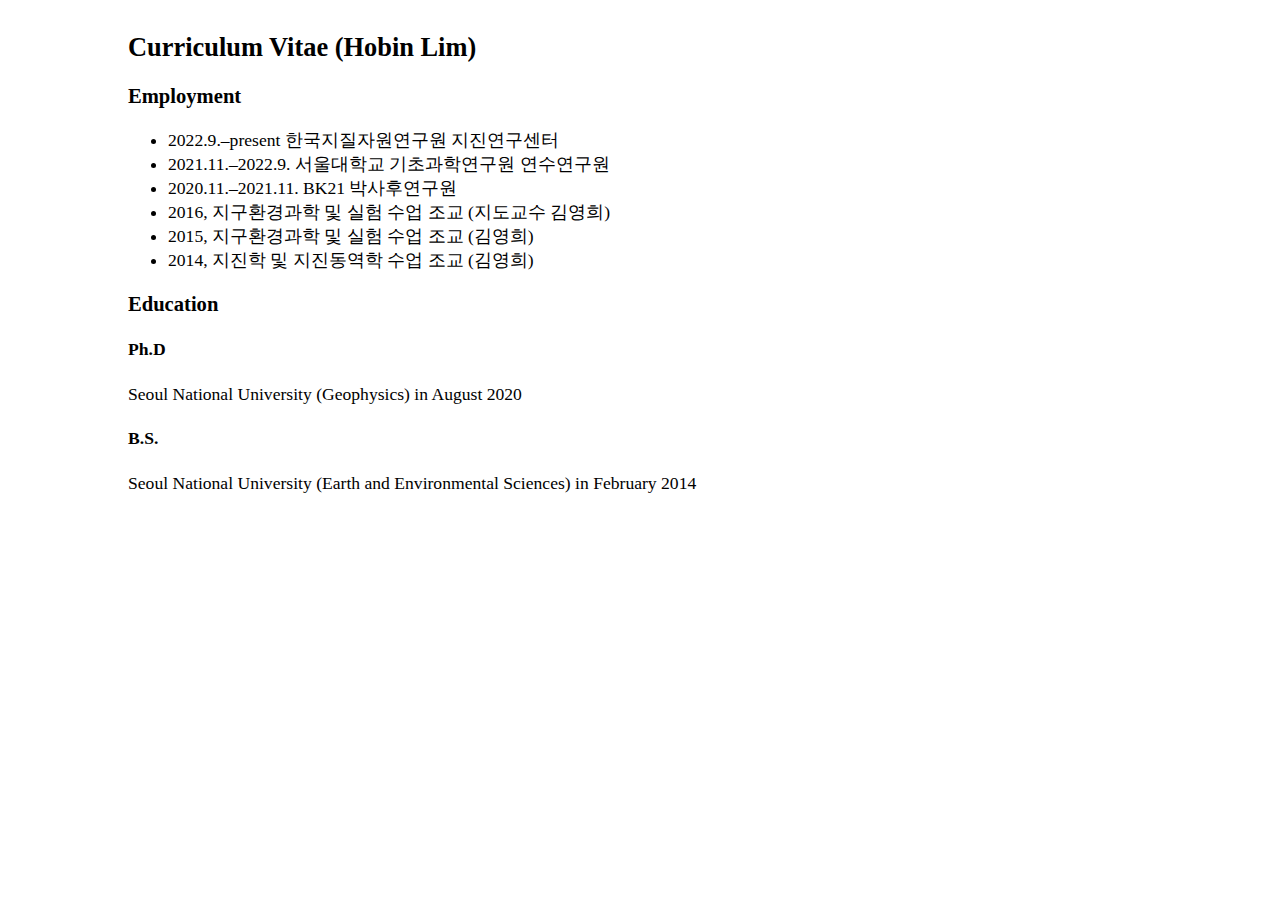
<file: cv.html>
<!doctype html>
<html>
<head>
<title>Hobin Lim</title>
<!link rel="stylesheet" href="a.css">
<link rel="stylesheet" href="div.css">
<!link rel="stylesheet" href="icon.css">
</head>

<body class='common'>

<h2>Curriculum Vitae (Hobin Lim)</h2>

<h3>Employment</h3>
<ul>
<li>2022.9.–present	한국지질자원연구원 지진연구센터</li>
<li>2021.11.–2022.9.	서울대학교 기초과학연구원 연수연구원</li>
<li>2020.11.–2021.11.	BK21 박사후연구원</li>
<li>2016,	지구환경과학 및 실험 수업 조교 (지도교수 김영희)</li>
<li>2015,	지구환경과학 및 실험 수업 조교 (김영희)</li>
<li>2014,	지진학 및 지진동역학 수업 조교 (김영희)</li>
</ul>

<h3>Education</h3>
<h4>Ph.D</h4>
<p>Seoul National University (Geophysics) in August 2020</p>
<h4>B.S.</h4>
<p>Seoul National University (Earth and Environmental Sciences) in February 2014</p>

</body>
</html>
</file>
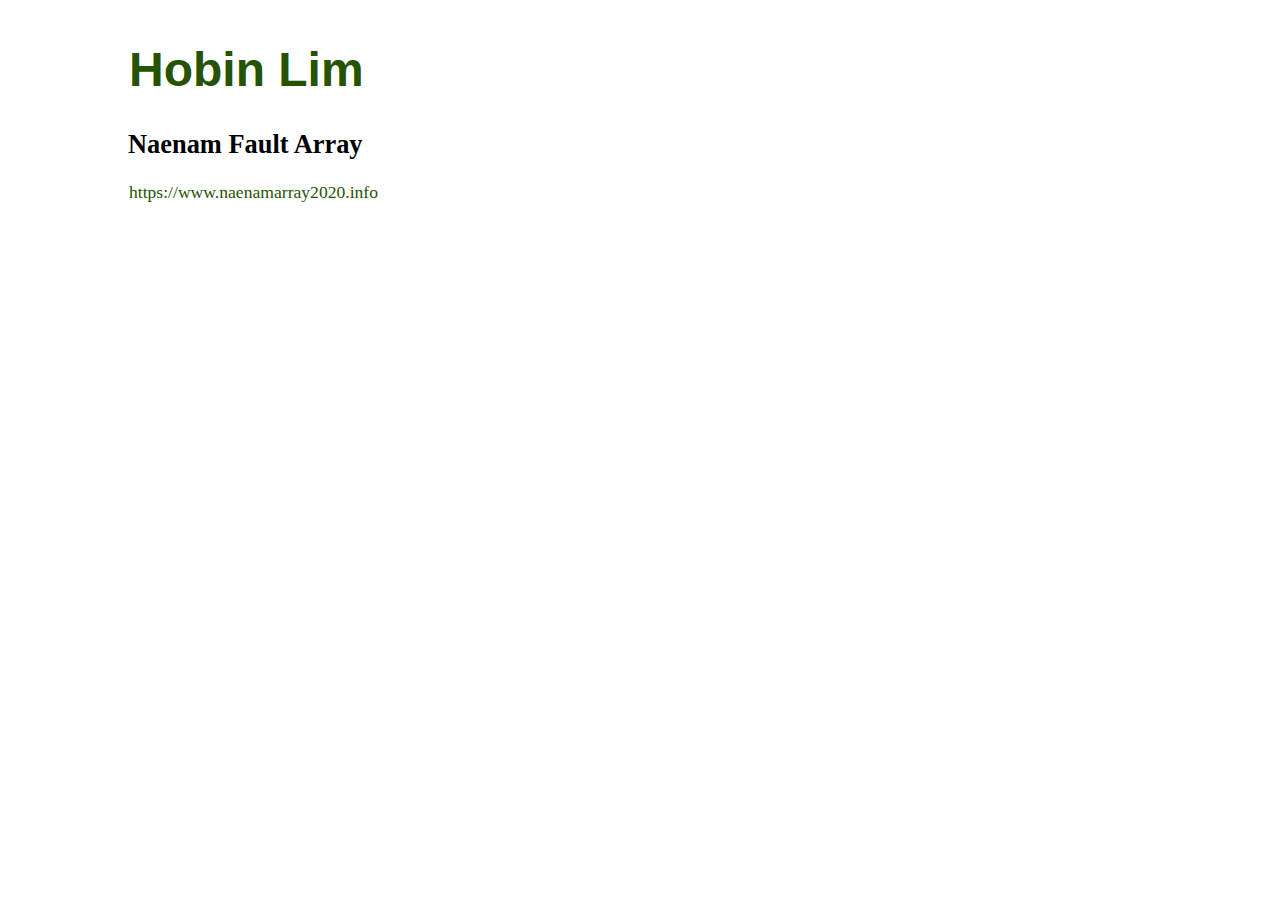
<file: link.html>
<!DOCTYPE html PUBLIC "-//W3C//DTD XHTML 1.1//EN" "http://www.w3.org/TR/xhtml11/DTD/xhtml11.dtd">
<html xmlns="http://www.w3.org/1999/xhtml" xml:lang="en">
<head>
<meta http-equiv="Content-Type" content="text/html; charset=utf-8"/>
<link rel="stylesheet" href="div.css">
<title>Research</title>
</head>
<body class='common'>
  <h1 class='title'><a class="green" href="index.html">Hobin Lim</a></h1>
  <h2>Naenam Fault Array</h2>
	<a class="green" href="https://www.naenamarray2020.info">https://www.naenamarray2020.info</a>
	<p></p>

</div></body>
</html>
</file>
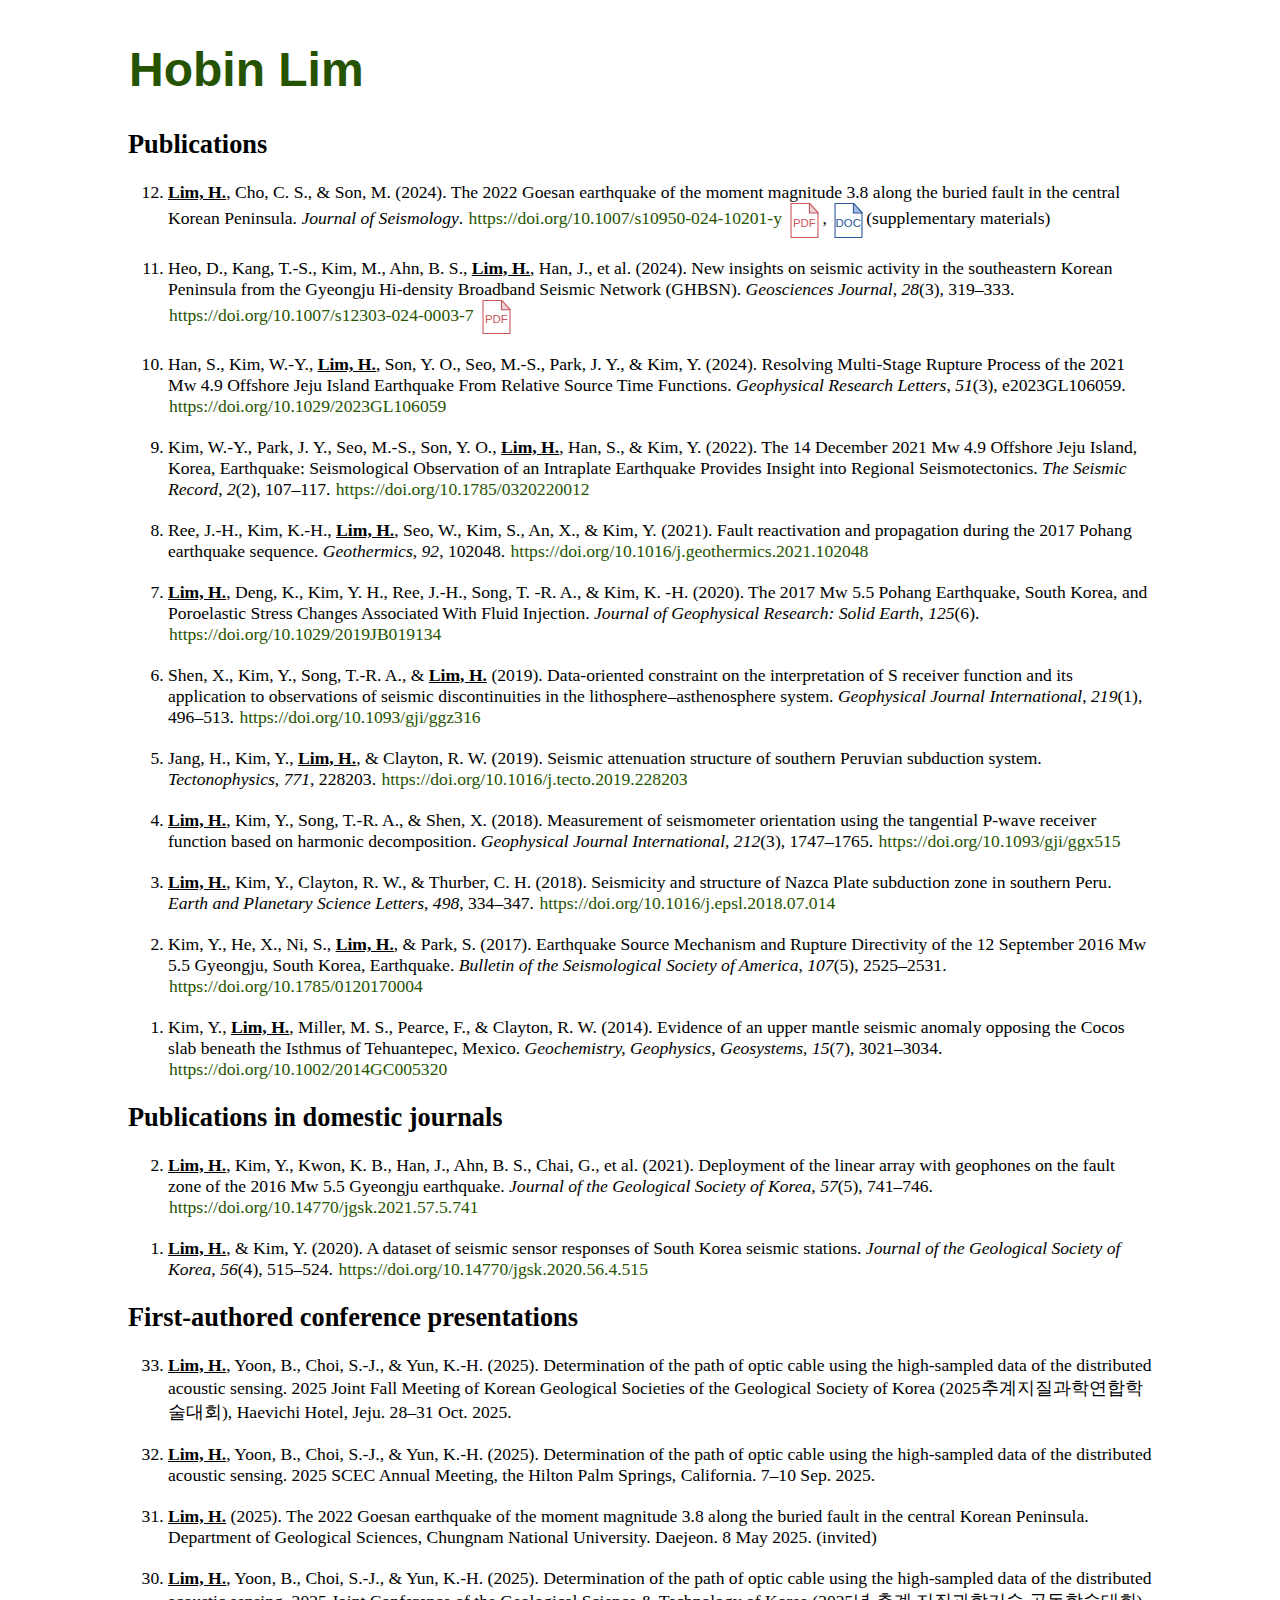
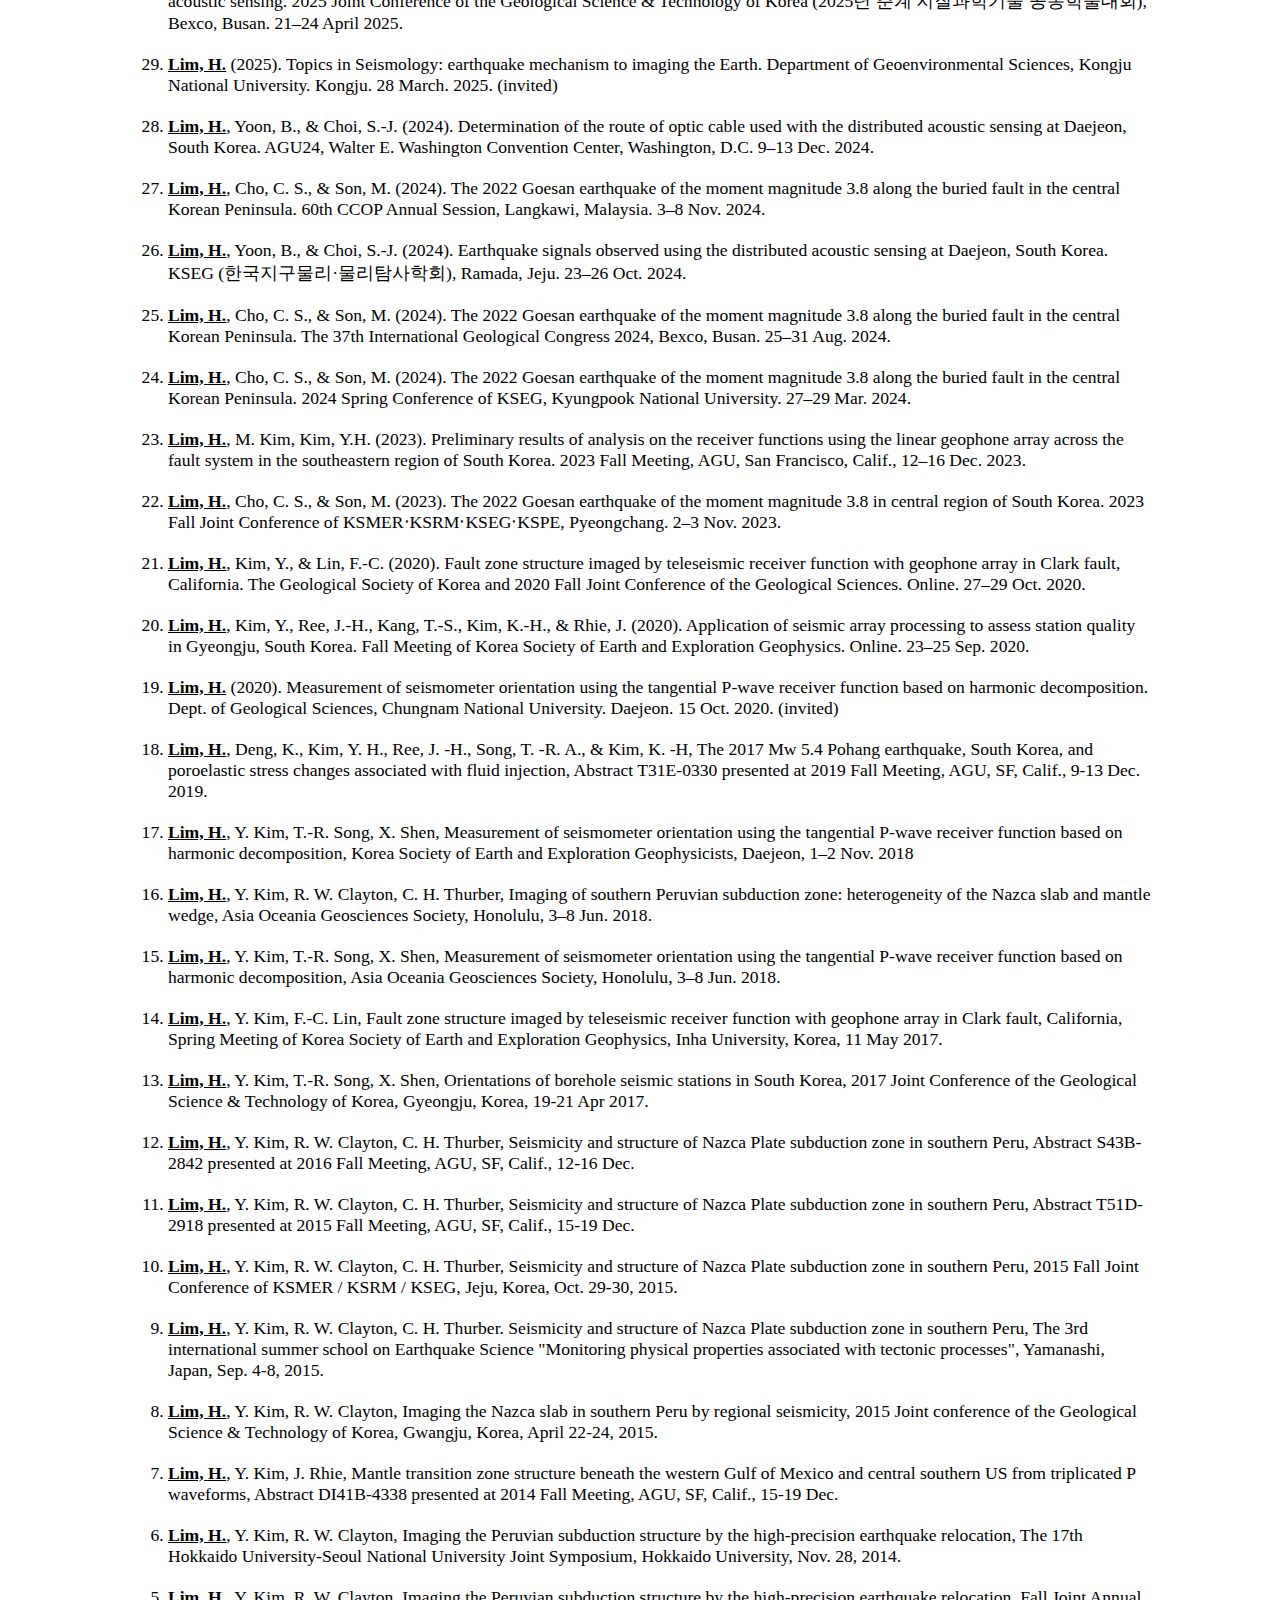
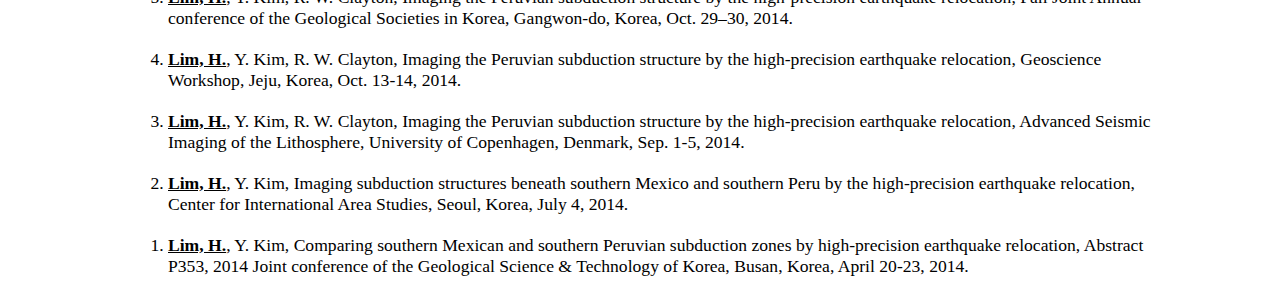
<file: publication.html>
<!DOCTYPE html PUBLIC "-//W3C//DTD XHTML 1.1//EN" "http://www.w3.org/TR/xhtml11/DTD/xhtml11.dtd">
<html xmlns="http://www.w3.org/1999/xhtml" xml:lang="en">
<head>
<meta http-equiv="Content-Type" content="text/html; charset=utf-8"/>
<link rel="stylesheet" href="div.css">
<title>Publications</title>
</head>
<body class='common'>
  <h1 class='title'><a class="green" href="index.html">Hobin Lim</a></h1>
  <h2>Publications</h2>
  <ol reversed>
	<li><b><u>Lim, H.</u></b>, Cho, C. S., &amp; Son, M. (2024). The 2022 Goesan earthquake of the moment magnitude 3.8 along the buried fault in the central Korean Peninsula. <i>Journal of Seismology</i>. <a class="green" href="https://doi.org/10.1007/s10950-024-10201-y">https://doi.org/10.1007/s10950-024-10201-y</a> <a href="papers/Lim_etal_2024_JS.pdf"><img style="vertical-align: middle;" src="icones/01.pdf/pdf01.svg" alt="Lim_etal_2024" width="35"></a>, <a href="papers/Lim_etal_2024_JS_suppl.docx"><img style="vertical-align: middle;" src="icones/03.doc/doc01.svg" alt="Lim_etal_2024" width="35"></a>(supplementary materials)</li>
  <li>Heo, D., Kang, T.-S., Kim, M., Ahn, B. S., <b><u>Lim, H.</u></b>, Han, J., et al. (2024). New insights on seismic activity in the southeastern Korean Peninsula from the Gyeongju Hi-density Broadband Seismic Network (GHBSN). <i>Geosciences Journal</i>, <i>28</i>(3), 319–333. <a class="green" href="https://doi.org/10.1007/s12303-024-0003-7">https://doi.org/10.1007/s12303-024-0003-7</a> <a href="papers/Heo_etal_2024_GJ.pdf"><img style="vertical-align: middle;" src="icones/01.pdf/pdf01.svg" alt="Heo_etal_2024" width="35"></a></li>
	<li>Han, S., Kim, W.-Y., <b><u>Lim, H.</u></b>, Son, Y. O., Seo, M.-S., Park, J. Y., &amp; Kim, Y. (2024). Resolving Multi-Stage Rupture Process of the 2021 Mw 4.9 Offshore Jeju Island Earthquake From Relative Source Time Functions. <i>Geophysical Research Letters</i>, <i>51</i>(3), e2023GL106059. <a class="green" href="https://doi.org/10.1029/2023GL106059">https://doi.org/10.1029/2023GL106059</a></li>
  <li>Kim, W.-Y., Park, J. Y., Seo, M.-S., Son, Y. O., <b><u>Lim, H.</u></b>, Han, S., &amp; Kim, Y. (2022). The 14 December 2021 Mw 4.9 Offshore Jeju Island, Korea, Earthquake: Seismological Observation of an Intraplate Earthquake Provides Insight into Regional Seismotectonics. <i>The Seismic Record</i>, <i>2</i>(2), 107–117. <a class="green" href="https://doi.org/10.1785/0320220012">https://doi.org/10.1785/0320220012</a></li>
  <li>Ree, J.-H., Kim, K.-H., <b><u>Lim, H.</u></b>, Seo, W., Kim, S., An, X., &amp; Kim, Y. (2021). Fault reactivation and propagation during the 2017 Pohang earthquake sequence. <i>Geothermics</i>, <i>92</i>, 102048. <a class="green" href="https://doi.org/10.1016/j.geothermics.2021.102048">https://doi.org/10.1016/j.geothermics.2021.102048</a></li>
  <li><b><u>Lim, H.</u></b>, Deng, K., Kim, Y. H., Ree, J.‐H., Song, T. ‐R. A., &amp; Kim, K. ‐H. (2020). The 2017 Mw 5.5 Pohang Earthquake, South Korea, and Poroelastic Stress Changes Associated With Fluid Injection. <i>Journal of Geophysical Research: Solid Earth</i>, <i>125</i>(6). <a class="green" href="https://doi.org/10.1029/2019JB019134">https://doi.org/10.1029/2019JB019134</a></li>
  <li>Shen, X., Kim, Y., Song, T.-R. A., &amp; <b><u>Lim, H.</u></b> (2019). Data-oriented constraint on the interpretation of S receiver function and its application to observations of seismic discontinuities in the lithosphere–asthenosphere system. <i>Geophysical Journal International</i>, <i>219</i>(1), 496–513. <a class="green" href="https://doi.org/10.1093/gji/ggz316">https://doi.org/10.1093/gji/ggz316</a></li>
  <li>Jang, H., Kim, Y., <b><u>Lim, H.</u></b>, &amp; Clayton, R. W. (2019). Seismic attenuation structure of southern Peruvian subduction system. <i>Tectonophysics</i>, <i>771</i>, 228203. <a class="green" href="https://doi.org/10.1016/j.tecto.2019.228203">https://doi.org/10.1016/j.tecto.2019.228203</a></li>
  <li><b><u>Lim, H.</u></b>, Kim, Y., Song, T.-R. A., &amp; Shen, X. (2018). Measurement of seismometer orientation using the tangential P-wave receiver function based on harmonic decomposition. <i>Geophysical Journal International</i>, <i>212</i>(3), 1747–1765. <a class="green" href="https://doi.org/10.1093/gji/ggx515">https://doi.org/10.1093/gji/ggx515</a></li>
  <li><b><u>Lim, H.</u></b>, Kim, Y., Clayton, R. W., &amp; Thurber, C. H. (2018). Seismicity and structure of Nazca Plate subduction zone in southern Peru. <i>Earth and Planetary Science Letters</i>, <i>498</i>, 334–347. <a class="green" href="https://doi.org/10.1016/j.epsl.2018.07.014">https://doi.org/10.1016/j.epsl.2018.07.014</a></li>
  <li>Kim, Y., He, X., Ni, S., <b><u>Lim, H.</u></b>, &amp; Park, S. (2017). Earthquake Source Mechanism and Rupture Directivity of the 12 September 2016 Mw 5.5 Gyeongju, South Korea, Earthquake. <i>Bulletin of the Seismological Society of America</i>, <i>107</i>(5), 2525–2531. <a class="green" href="https://doi.org/10.1785/0120170004">https://doi.org/10.1785/0120170004</a></li>
  <li>Kim, Y., <b><u>Lim, H.</u></b>, Miller, M. S., Pearce, F., &amp; Clayton, R. W. (2014). Evidence of an upper mantle seismic anomaly opposing the Cocos slab beneath the Isthmus of Tehuantepec, Mexico. <i>Geochemistry, Geophysics, Geosystems</i>, <i>15</i>(7), 3021–3034. <a class="green" href="https://doi.org/10.1002/2014GC005320">https://doi.org/10.1002/2014GC005320</a></li>
	</ol>
  <h2>Publications in domestic journals</h2>
  <ol reversed>
  <li><b><u>Lim, H.</u></b>, Kim, Y., Kwon, K. B., Han, J., Ahn, B. S., Chai, G., et al. (2021). Deployment of the linear array with geophones on the fault zone of the 2016 Mw 5.5 Gyeongju earthquake. <i>Journal of the Geological Society of Korea</i>, <i>57</i>(5), 741–746. <a class="green" href="https://doi.org/10.14770/jgsk.2021.57.5.741">https://doi.org/10.14770/jgsk.2021.57.5.741</a></li>
  <li><b><u>Lim, H.</u></b>, &amp; Kim, Y. (2020). A dataset of seismic sensor responses of South Korea seismic stations. <i>Journal of the Geological Society of Korea</i>, <i>56</i>(4), 515–524. <a class="green" href="https://doi.org/10.14770/jgsk.2020.56.4.515">https://doi.org/10.14770/jgsk.2020.56.4.515</a></li>
	</ol>
	<h2>First-authored conference presentations</h2>
	<ol reversed>
<li><b><u>Lim, H.</u></b>, Yoon, B., Choi, S.-J., &amp; Yun, K.-H. (2025). Determination of the path of optic cable using the high-sampled data of the distributed acoustic sensing. 2025 Joint Fall Meeting of Korean Geological Societies of the Geological Society of Korea (2025추계지질과학연합학술대회), Haevichi Hotel, Jeju. 28–31 Oct. 2025.</li>
<li><b><u>Lim, H.</u></b>, Yoon, B., Choi, S.-J., &amp; Yun, K.-H. (2025). Determination of the path of optic cable using the high-sampled data of the distributed acoustic sensing. 2025 SCEC Annual Meeting, the Hilton Palm Springs, California. 7–10 Sep. 2025.</li>
<li><b><u>Lim, H.</u></b> (2025). The 2022 Goesan earthquake of the moment magnitude 3.8 along the buried fault in the central Korean Peninsula. Department of Geological Sciences, Chungnam National University. Daejeon. 8 May 2025. (invited)</li>
<li><b><u>Lim, H.</u></b>, Yoon, B., Choi, S.-J., &amp; Yun, K.-H. (2025). Determination of the path of optic cable using the high-sampled data of the distributed acoustic sensing. 2025 Joint Conference of the Geological Science &amp; Technology of Korea (2025년 춘계 지질과학기술 공동학술대회), Bexco, Busan. 21–24 April 2025.</li>
<li><b><u>Lim, H.</u></b> (2025). Topics in Seismology: earthquake mechanism to imaging the Earth. Department of Geoenvironmental Sciences, Kongju National University. Kongju. 28 March. 2025. (invited)</li>
<li><b><u>Lim, H.</u></b>, Yoon, B., &amp; Choi, S.-J. (2024). Determination of the route of optic cable used with the distributed acoustic sensing at Daejeon, South Korea. AGU24, Walter E. Washington Convention Center, Washington, D.C. 9–13 Dec. 2024.</li>
<li><b><u>Lim, H.</u></b>, Cho, C. S., &amp; Son, M. (2024). The 2022 Goesan earthquake of the moment magnitude 3.8 along the buried fault in the central Korean Peninsula. 60th CCOP Annual Session, Langkawi, Malaysia. 3–8 Nov. 2024.</li>
<li><b><u>Lim, H.</u></b>, Yoon, B., &amp; Choi, S.-J. (2024). Earthquake signals observed using the distributed acoustic sensing at Daejeon, South Korea. KSEG (한국지구물리·물리탐사학회), Ramada, Jeju. 23–26 Oct. 2024.</li>
<li><b><u>Lim, H.</u></b>, Cho, C. S., &amp; Son, M. (2024). The 2022 Goesan earthquake of the moment magnitude 3.8 along the buried fault in the central Korean Peninsula. The 37th International Geological Congress 2024, Bexco, Busan. 25–31 Aug. 2024.</li>
<li><b><u>Lim, H.</u></b>, Cho, C. S., &amp; Son, M. (2024). The 2022 Goesan earthquake of the moment magnitude 3.8 along the buried fault in the central Korean Peninsula. 2024 Spring Conference of KSEG, Kyungpook National University. 27–29 Mar. 2024.</li>
<li><b><u>Lim, H.</u></b>, M. Kim, Kim, Y.H. (2023). Preliminary results of analysis on the receiver functions using the linear geophone array across the fault system in the southeastern region of South Korea. 2023 Fall Meeting, AGU, San Francisco, Calif., 12–16 Dec. 2023.</li>
<li><b><u>Lim, H.</u></b>, Cho, C. S., &amp; Son, M. (2023). The 2022 Goesan earthquake of the moment magnitude 3.8 in central region of South Korea. 2023 Fall Joint Conference of KSMER‧KSRM‧KSEG‧KSPE, Pyeongchang. 2–3 Nov. 2023.</li>
<li><b><u>Lim, H.</u></b>, Kim, Y., &amp; Lin, F.-C. (2020). Fault zone structure imaged by teleseismic receiver function with geophone array in Clark fault, California. The Geological Society of Korea and 2020 Fall Joint Conference of the Geological Sciences. Online. 27–29 Oct. 2020.</li>
<li><b><u>Lim, H.</u></b>, Kim, Y., Ree, J.-H., Kang, T.-S., Kim, K.-H., &amp; Rhie, J. (2020). Application of seismic array processing to assess station quality in Gyeongju, South Korea. Fall Meeting of Korea Society of Earth and Exploration Geophysics. Online. 23–25 Sep. 2020.</li>
<li><b><u>Lim, H.</u></b> (2020). Measurement of seismometer orientation using the tangential P-wave receiver function based on harmonic decomposition. Dept. of Geological Sciences, Chungnam National University. Daejeon. 15 Oct. 2020. (invited)</li>
<li><b><u>Lim, H.</u></b>, Deng, K., Kim, Y. H., Ree, J. ‐H., Song, T. ‐R. A., &amp; Kim, K. ‐H, The 2017 Mw 5.4 Pohang earthquake, South Korea, and poroelastic stress changes associated with fluid injection, Abstract T31E-0330 presented at 2019 Fall Meeting, AGU, SF, Calif., 9-13 Dec. 2019.</li>
<li><b><u>Lim, H.</u></b>, Y. Kim, T.-R. Song, X. Shen, Measurement of seismometer orientation using the tangential P-wave receiver function based on harmonic decomposition, Korea Society of Earth and Exploration Geophysicists, Daejeon, 1–2 Nov. 2018</li>
<li><b><u>Lim, H.</u></b>, Y. Kim, R. W. Clayton, C. H. Thurber, Imaging of southern Peruvian subduction zone: heterogeneity of the Nazca slab and mantle wedge, Asia Oceania Geosciences Society, Honolulu, 3–8 Jun. 2018.</li>
<li><b><u>Lim, H.</u></b>, Y. Kim, T.-R. Song, X. Shen, Measurement of seismometer orientation using the tangential P-wave receiver function based on harmonic decomposition, Asia Oceania Geosciences Society, Honolulu, 3–8 Jun. 2018.</li>
<li><b><u>Lim, H.</u></b>, Y. Kim, F.-C. Lin, Fault zone structure imaged by teleseismic receiver function with geophone array in Clark fault, California, Spring Meeting of Korea Society of Earth and Exploration Geophysics, Inha University, Korea, 11 May 2017.</li>
<li><b><u>Lim, H.</u></b>, Y. Kim, T.-R. Song, X. Shen, Orientations of borehole seismic stations in South Korea, 2017 Joint Conference of the Geological Science &amp; Technology of Korea, Gyeongju, Korea, 19-21 Apr 2017. </li>
<li><b><u>Lim, H.</u></b>, Y. Kim, R. W. Clayton, C. H. Thurber, Seismicity and structure of Nazca Plate subduction zone in southern Peru, Abstract S43B-2842 presented at 2016 Fall Meeting, AGU, SF, Calif., 12-16 Dec. </li>
<li><b><u>Lim, H.</u></b>, Y. Kim, R. W. Clayton, C. H. Thurber, Seismicity and structure of Nazca Plate subduction zone in southern Peru, Abstract T51D-2918 presented at 2015 Fall Meeting, AGU, SF, Calif., 15-19 Dec. </li>
<li><b><u>Lim, H.</u></b>, Y. Kim, R. W. Clayton, C. H. Thurber, Seismicity and structure of Nazca Plate subduction zone in southern Peru, 2015 Fall Joint Conference of KSMER / KSRM / KSEG, Jeju, Korea, Oct. 29-30, 2015. </li>
<li><b><u>Lim, H.</u></b>, Y. Kim, R. W. Clayton, C. H. Thurber. Seismicity and structure of Nazca Plate subduction zone in southern Peru, The 3rd international summer school on Earthquake Science "Monitoring physical properties associated with tectonic processes", Yamanashi, Japan, Sep. 4-8, 2015. </li>
<li><b><u>Lim, H.</u></b>, Y. Kim, R. W. Clayton, Imaging the Nazca slab in southern Peru by regional seismicity, 2015 Joint conference of the Geological Science &amp; Technology of Korea, Gwangju, Korea, April 22-24, 2015. </li>
<li><b><u>Lim, H.</u></b>, Y. Kim, J. Rhie, Mantle transition zone structure beneath the western Gulf of Mexico and central southern US from triplicated P waveforms, Abstract DI41B-4338 presented at 2014 Fall Meeting, AGU, SF, Calif., 15-19 Dec. </li>
<li><b><u>Lim, H.</u></b>, Y. Kim, R. W. Clayton, Imaging the Peruvian subduction structure by the high-precision earthquake relocation, The 17th Hokkaido University-Seoul National University Joint Symposium, Hokkaido University, Nov. 28, 2014. </li>
<li><b><u>Lim, H.</u></b>, Y. Kim, R. W. Clayton, Imaging the Peruvian subduction structure by the high-precision earthquake relocation, Fall Joint Annual conference of the Geological Societies in Korea, Gangwon-do, Korea, Oct. 29–30, 2014. </li>
<li><b><u>Lim, H.</u></b>, Y. Kim, R. W. Clayton, Imaging the Peruvian subduction structure by the high-precision earthquake relocation, Geoscience Workshop, Jeju, Korea, Oct. 13-14, 2014. </li>
<li><b><u>Lim, H.</u></b>, Y. Kim, R. W. Clayton, Imaging the Peruvian subduction structure by the high-precision earthquake relocation, Advanced Seismic Imaging of the Lithosphere, University of Copenhagen, Denmark, Sep. 1-5, 2014. </li>
<li><b><u>Lim, H.</u></b>, Y. Kim, Imaging subduction structures beneath southern Mexico and southern Peru by the high-precision earthquake relocation, Center for International Area Studies, Seoul, Korea, July 4, 2014. </li>
<li><b><u>Lim, H.</u></b>, Y. Kim, Comparing southern Mexican and southern Peruvian subduction zones by high-precision earthquake relocation, Abstract P353, 2014 Joint conference of the Geological Science &amp; Technology of Korea, Busan, Korea, April 20-23, 2014. </li>
	</ol>
</body>
</html>
</file>
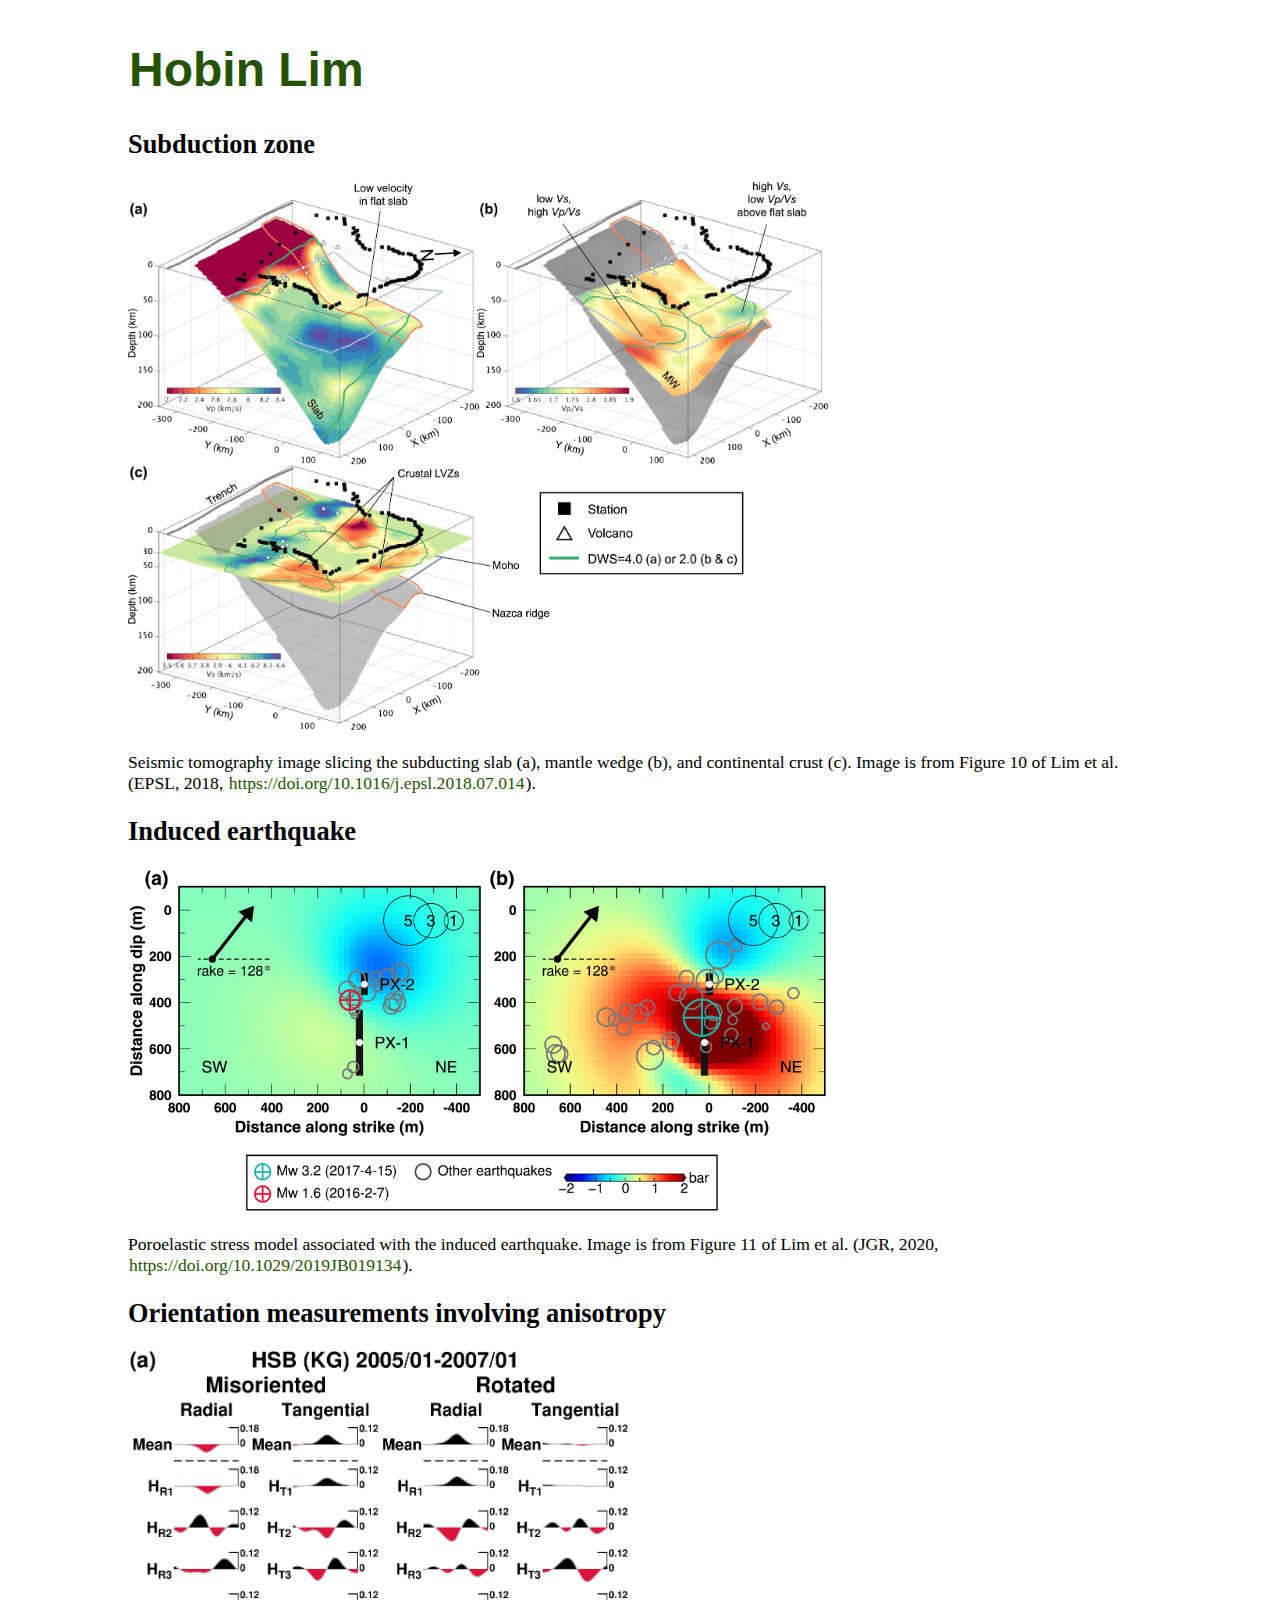
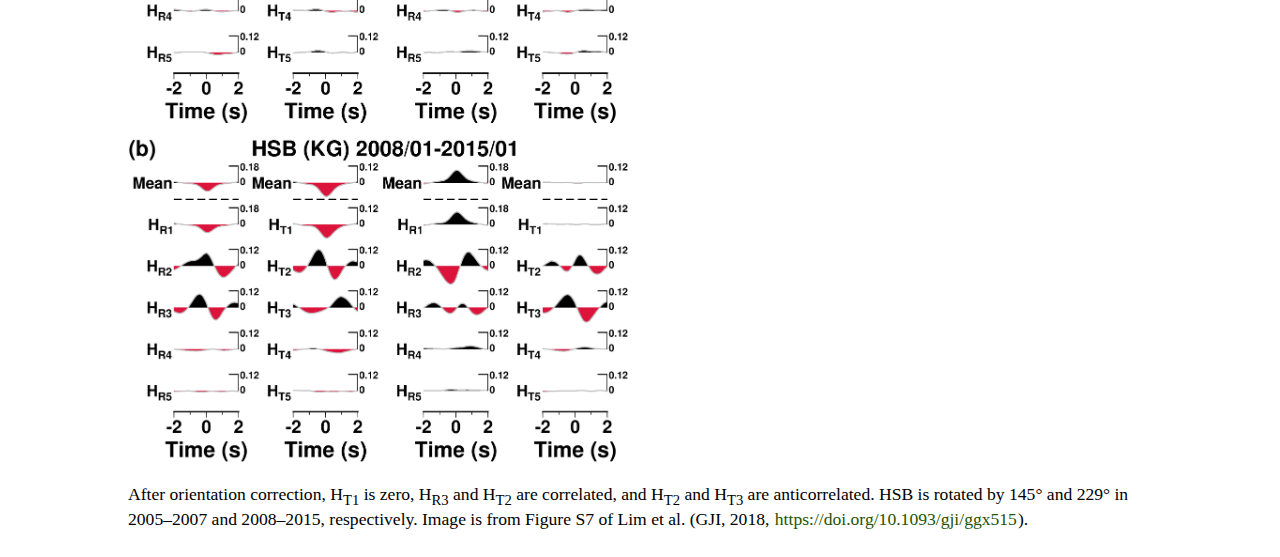
<file: research.html>
<!DOCTYPE html PUBLIC "-//W3C//DTD XHTML 1.1//EN" "http://www.w3.org/TR/xhtml11/DTD/xhtml11.dtd">
<html xmlns="http://www.w3.org/1999/xhtml" xml:lang="en">
<head>
<meta http-equiv="Content-Type" content="text/html; charset=utf-8"/>
<link rel="stylesheet" href="div.css">
<title>Research</title>
</head>
<body class='common'>
  <h1 class='title'><a class="green" href="index.html">Hobin Lim</a></h1>
  <h2>Subduction zone</h2>
	<img src="fig/2018epsl_fig10.jpg" width="700">
	<p>Seismic tomography image slicing the subducting slab (a), mantle wedge (b), and continental crust (c). Image is from Figure 10 of Lim et al. (EPSL, 2018, <a class="green" href="https://doi.org/10.1016/j.epsl.2018.07.014">https://doi.org/10.1016/j.epsl.2018.07.014</a>).</p>

  <h2>Induced earthquake</h2>
	<img src="fig/2020jgr_fig11.jpg" width="700">
	<p>Poroelastic stress model associated with the induced earthquake. 
Image is from Figure 11 of Lim et al. (JGR, 2020, <a class="green" href="https://doi.org/10.1029/2019JB019134">https://doi.org/10.1029/2019JB019134</a>).</p>

  <h2>Orientation measurements involving anisotropy</h2>
	<img src="fig/2018gji_figS7.png" width="500">
	<p>After orientation correction, H<sub>T1</sub> is zero, 
H<sub>R3</sub> and H<sub>T2</sub> are correlated, 
and H<sub>T2</sub> and H<sub>T3</sub> are anticorrelated. 
HSB is rotated by 145<span>&#176;</span> and 229<span>&#176;</span> in 2005–2007 and 2008–2015, respectively. 
Image is from Figure S7 of Lim et al. (GJI, 2018, <a class="green" href="https://doi.org/10.1093/gji/ggx515">https://doi.org/10.1093/gji/ggx515</a>).</p>

</div></body>
</html>
</file>
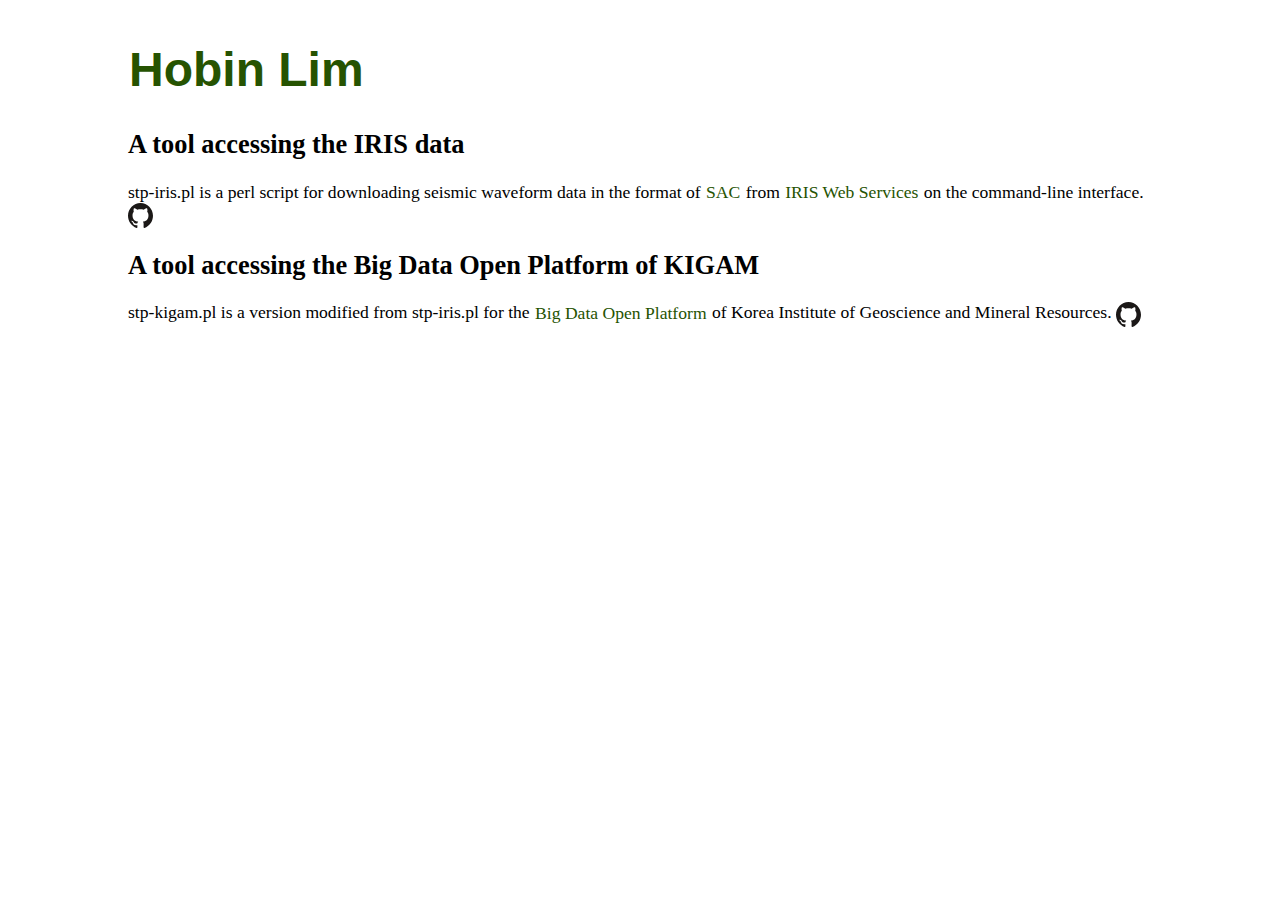
<file: tool.html>
<!DOCTYPE html PUBLIC "-//W3C//DTD XHTML 1.1//EN" "http://www.w3.org/TR/xhtml11/DTD/xhtml11.dtd">
<html xmlns="http://www.w3.org/1999/xhtml" xml:lang="en">
<head>
<meta http-equiv="Content-Type" content="text/html; charset=utf-8"/>
<link rel="stylesheet" href="div.css">
<title>Research</title>
</head>
<body class='common'>
  <h1 class='title'><a class="green" href="index.html">Hobin Lim</a></h1>

<h2>A tool accessing the IRIS data</h2>
<p>stp-iris.pl is a perl script for downloading seismic waveform data in the format 
of <a class="green" href="http://ds.iris.edu/files/sac-manual/">SAC</a> 
from <a class="green" href="http://service.iris.edu/">IRIS Web Services</a> on the command-line interface.
<a href="https://github.com/lowbontimp/stp-iris">
<img style="vertical-align: middle;" src="fig/github.svg" alt="stp-iris.pl (github)" width="25">
</a>
</p>

<h2>A tool accessing the Big Data Open Platform of KIGAM</h2>
<p>stp-kigam.pl is a version modified from stp-iris.pl for the 
<a class="green" href="https://data.kigam.re.kr/quake/data/web-services">
Big Data Open Platform</a> 
of Korea Institute of Geoscience and Mineral Resources.
<a href="https://github.com/lowbontimp/stp-kigam">
<img style="vertical-align: middle;" src="fig/github.svg" alt="stp-iris.pl (github)" width="25">
</a>
</p>

</div></body>
</html>
</file>
<file: div.css>
//will be removed
div {
  font-family: "Calibri";
  //background-color: lightgrey;
  width: 80%;
  //border: 1px solid green;
  padding: 10px;
  margin: auto;
  vertical-align: middle;
}

.common {
  font-family: "Calibri";
  //font-size: 105%;
  font-size: 1.1rem ;
  //background-color: lightgrey;
  width: 80%;
  //border: 1px solid green;
  padding: 10px;
  margin: auto;
  vertical-align: middle;
}

.title {
	font-family:"Helvetica" ;
	//font-size:xxx-large ;
	font-size:3rem ;
}

a.green {
  outline: none;
  text-decoration: none;
  padding: 2px 1px 0;
}

a.green:link {
  color: #265301;
}

a.green:visited {
  color: #437A16;
}

a.green:focus {
  border-bottom: 1px solid;
  background: #BAE498;
}

a.green:hover {
  background: #CDFEAA;
}

a.green:active {
  background: #265301;
  color: #CDFEAA;
}

.code {
    /* Below are styles for the codebox (not the code itself) */
	border:0.1rem solid black;
	background-color:#e5f7fa;
	width:100%;
	//overflow:auto;    
	padding:0.8rem;
	font-size:1rem;
	font-family: "Consolas";
	//white-space: pre-wrap;
	overflow:auto;    
	white-space: pre;
}

table {
  border-collapse: collapse;
}
table td, table th {
  border: 1px solid black;
}
table tr:first-child th {
  border-top: 1px solid black;
}
table tr:last-child td {
  border-bottom: 1px solid black;
}
table tr td:first-child,
table tr th:first-child {
  border-left: 1px solid black ;
}
table tr td:last-child,
table tr th:last-child {
  border-right: 1px solid black;
}

ol {
	display: flex;
	flex-direction: column;
	gap: 20px;
}

li {
  //line-height: 1.4;
}
</file>
